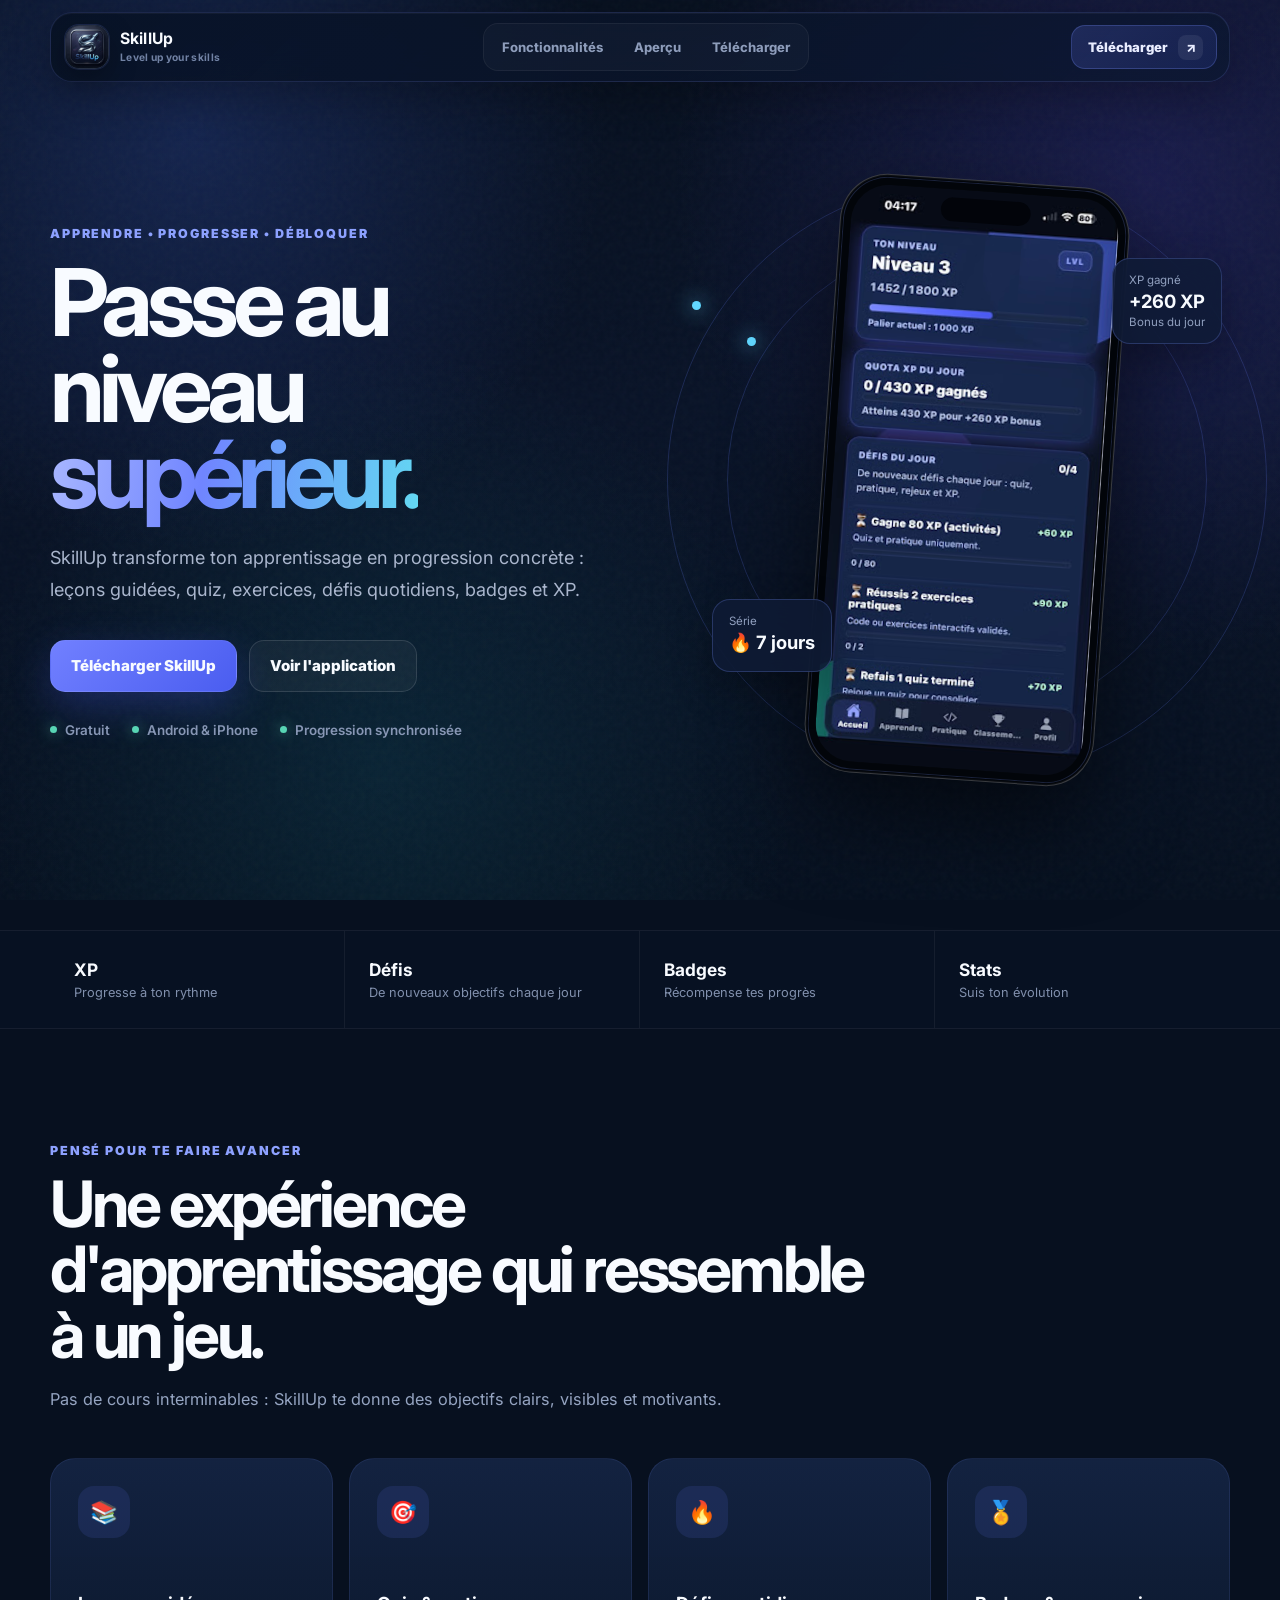
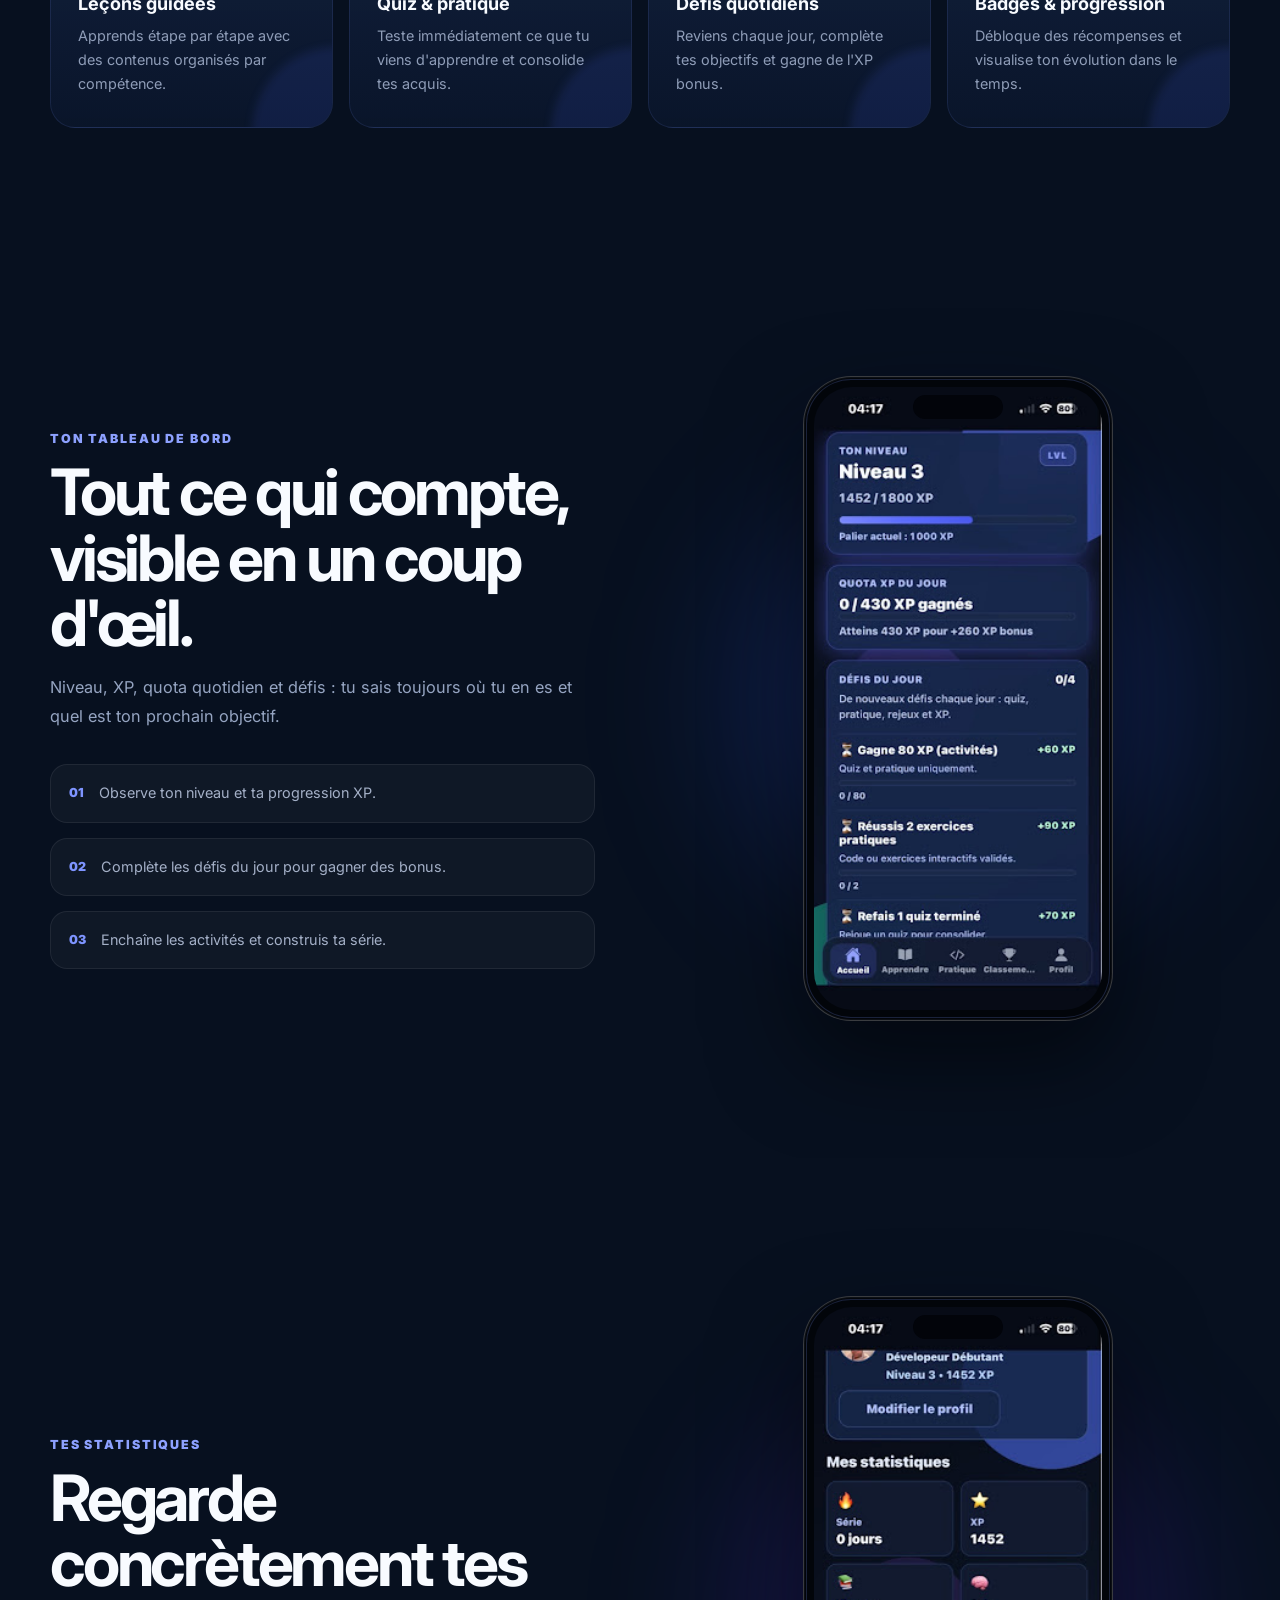
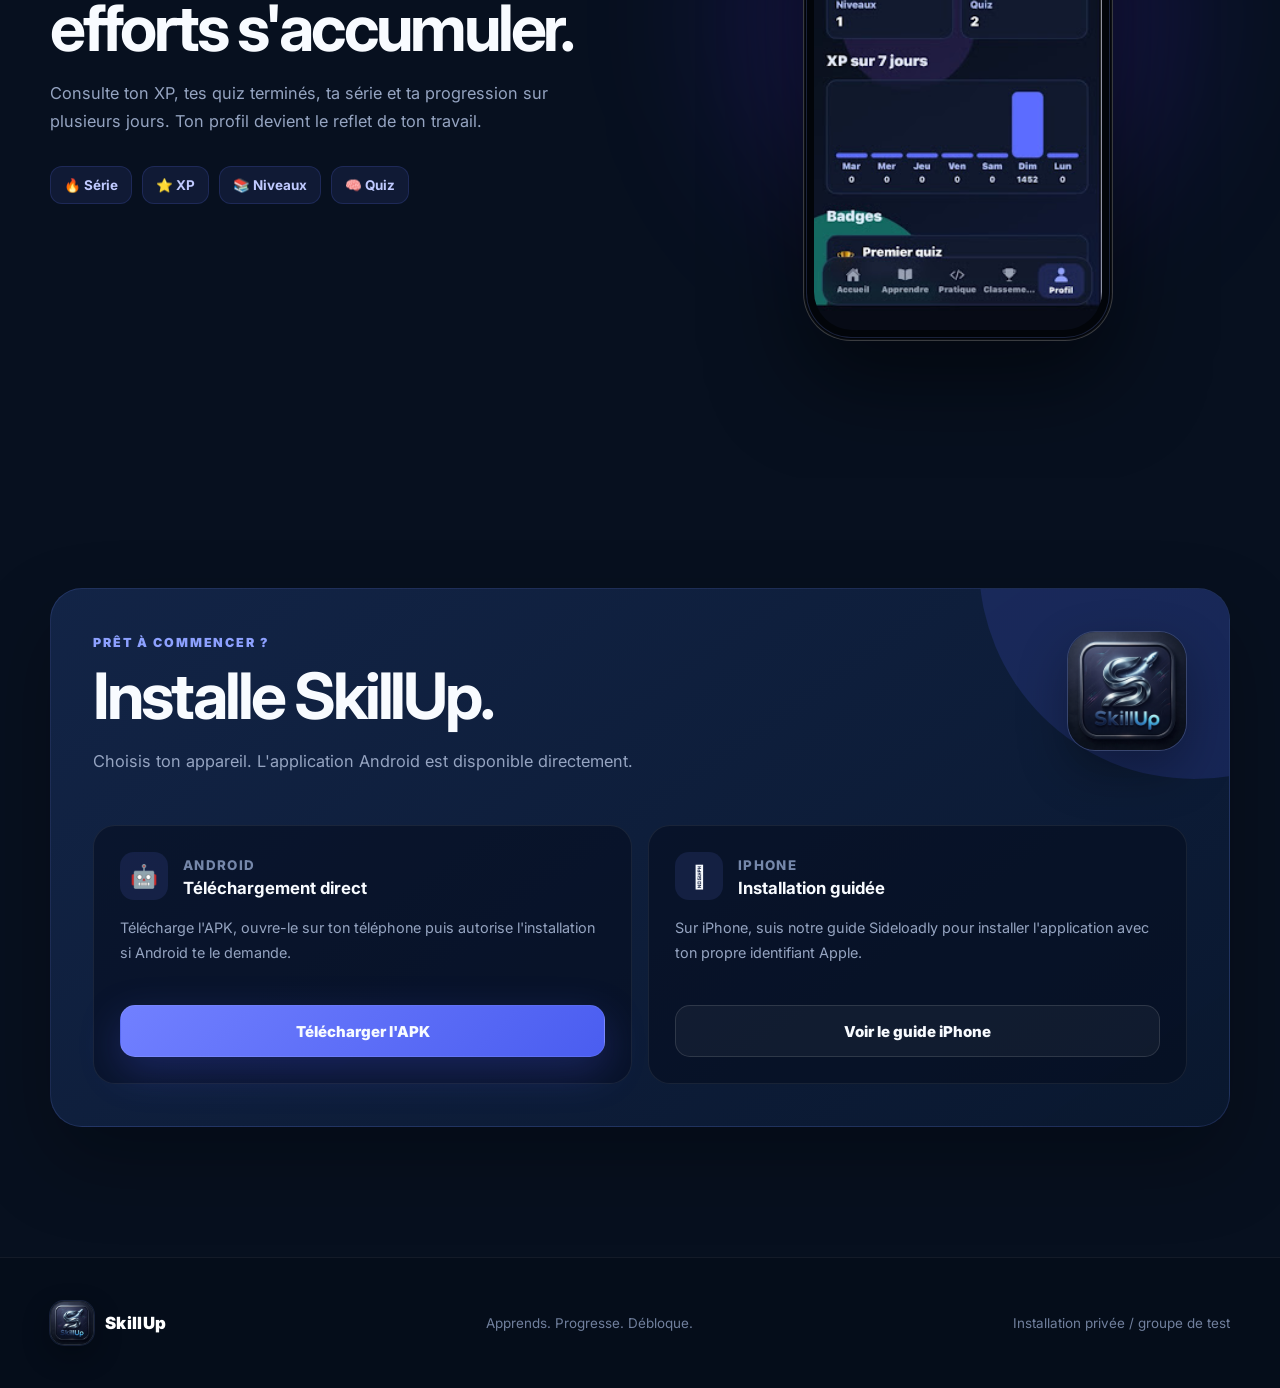
<file: index.html>
<!DOCTYPE html>
<html lang="fr">
<head>
  <meta charset="UTF-8" />
  <meta name="viewport" content="width=device-width, initial-scale=1.0" />
  <meta name="theme-color" content="#07101f" />
  <meta name="description" content="SkillUp — apprends, progresse, relève des défis et gagne de l'XP." />
  <title>SkillUp — Apprends. Progresse. Débloque.</title>
  <link rel="preconnect" href="https://fonts.googleapis.com">
  <link rel="preconnect" href="https://fonts.gstatic.com" crossorigin>
  <link href="https://fonts.googleapis.com/css2?family=Inter:wght@400;500;600;700;800;900&display=swap" rel="stylesheet">
  <link rel="stylesheet" href="style.css" />
  <link rel="icon" type="image/png" href="assets/logo-skillup.png">
  <link rel="apple-touch-icon" href="assets/logo-skillup.png">
</head>
<body class="home-page">
  <div class="page-noise"></div>

  <header class="site-header">
    <div class="container nav-shell">
      <a class="brand" href="#top" aria-label="Accueil SkillUp">
        <img src="assets/logo-skillup.png" alt="Logo SkillUp" />
        <span class="brand-copy">
          <strong>SkillUp</strong>
          <small>Level up your skills</small>
        </span>
      </a>

      <nav class="main-nav" id="mainNav" aria-label="Navigation principale">
        <a class="nav-link" href="#features">Fonctionnalités</a>
        <a class="nav-link" href="#preview">Aperçu</a>
        <a class="nav-link" href="#download">Télécharger</a>
      </nav>

      <div class="nav-actions">
        <a class="nav-install" href="#download">
          <span>Télécharger</span>
          <span class="nav-arrow">↗</span>
        </a>

        <button class="menu-toggle" type="button" aria-label="Ouvrir le menu" aria-controls="mainNav" aria-expanded="false">
          <span></span><span></span><span></span>
        </button>
      </div>
    </div>
  </header>

  <main id="top">
    <section class="hero section-shell">
      <div class="container hero-grid">
        <div class="hero-copy reveal">
          <span class="eyebrow">APPRENDRE • PROGRESSER • DÉBLOQUER</span>
          <h1>
            Passe au niveau
            <span class="gradient-text">supérieur.</span>
          </h1>
          <p class="hero-text">
            SkillUp transforme ton apprentissage en progression concrète :
            leçons guidées, quiz, exercices, défis quotidiens, badges et XP.
          </p>

          <div class="hero-actions">
            <a class="button button-primary" href="#download">
              Télécharger SkillUp
            </a>
            <a class="button button-ghost" href="#preview">
              Voir l'application
            </a>
          </div>

          <div class="hero-points">
            <span><i></i> Gratuit</span>
            <span><i></i> Android & iPhone</span>
            <span><i></i> Progression synchronisée</span>
          </div>
        </div>

        <div class="hero-visual reveal reveal-delay">
          <div class="orbit orbit-one"></div>
          <div class="orbit orbit-two"></div>

          <div class="phone-stack">
            <div class="phone-frame phone-main">
              <div class="phone-island"></div>
              <img src="assets/screen-home.jpg" alt="Écran d'accueil SkillUp avec niveau, XP et défis" />
            </div>

            <div class="floating-card xp-card">
              <span>XP gagné</span>
              <strong>+260 XP</strong>
              <small>Bonus du jour</small>
            </div>

            <div class="floating-card streak-card">
              <span>Série</span>
              <strong>🔥 7 jours</strong>
            </div>
          </div>
        </div>
      </div>
    </section>

    <section class="metrics">
      <div class="container metrics-grid reveal">
        <div>
          <strong>XP</strong>
          <span>Progresse à ton rythme</span>
        </div>
        <div>
          <strong>Défis</strong>
          <span>De nouveaux objectifs chaque jour</span>
        </div>
        <div>
          <strong>Badges</strong>
          <span>Récompense tes progrès</span>
        </div>
        <div>
          <strong>Stats</strong>
          <span>Suis ton évolution</span>
        </div>
      </div>
    </section>

    <section class="section-shell" id="features">
      <div class="container">
        <div class="section-heading reveal">
          <span class="eyebrow">PENSÉ POUR TE FAIRE AVANCER</span>
          <h2>Une expérience d'apprentissage qui ressemble à un jeu.</h2>
          <p>
            Pas de cours interminables : SkillUp te donne des objectifs clairs,
            visibles et motivants.
          </p>
        </div>

        <div class="features-grid">
          <article class="feature-card reveal">
            <span class="feature-icon">📚</span>
            <h3>Leçons guidées</h3>
            <p>Apprends étape par étape avec des contenus organisés par compétence.</p>
          </article>

          <article class="feature-card reveal">
            <span class="feature-icon">🎯</span>
            <h3>Quiz & pratique</h3>
            <p>Teste immédiatement ce que tu viens d'apprendre et consolide tes acquis.</p>
          </article>

          <article class="feature-card reveal">
            <span class="feature-icon">🔥</span>
            <h3>Défis quotidiens</h3>
            <p>Reviens chaque jour, complète tes objectifs et gagne de l'XP bonus.</p>
          </article>

          <article class="feature-card reveal">
            <span class="feature-icon">🏅</span>
            <h3>Badges & progression</h3>
            <p>Débloque des récompenses et visualise ton évolution dans le temps.</p>
          </article>
        </div>
      </div>
    </section>

    <section class="section-shell showcase" id="preview">
      <div class="container showcase-grid">
        <div class="showcase-copy reveal">
          <span class="eyebrow">TON TABLEAU DE BORD</span>
          <h2>Tout ce qui compte, visible en un coup d'œil.</h2>
          <p>
            Niveau, XP, quota quotidien et défis : tu sais toujours où tu en es
            et quel est ton prochain objectif.
          </p>

          <div class="mini-list">
            <div><span>01</span><p>Observe ton niveau et ta progression XP.</p></div>
            <div><span>02</span><p>Complète les défis du jour pour gagner des bonus.</p></div>
            <div><span>03</span><p>Enchaîne les activités et construis ta série.</p></div>
          </div>
        </div>

        <div class="screenshot-stage reveal">
          <div class="screen-glow"></div>
          <div class="phone-frame phone-large">
            <div class="phone-island"></div>
            <img src="assets/screen-home.jpg" alt="Tableau de bord SkillUp" />
          </div>
        </div>
      </div>
    </section>

    <section class="section-shell showcase alternate">
        <div class="container showcase-grid">
      
          <div class="showcase-copy reveal">
            <span class="eyebrow">TES STATISTIQUES</span>
      
            <h2>
              Regarde concrètement tes efforts s'accumuler.
            </h2>
      
            <p>
              Consulte ton XP, tes quiz terminés, ta série et ta progression
              sur plusieurs jours. Ton profil devient le reflet de ton travail.
            </p>
      
            <div class="stat-chips">
              <span>🔥 Série</span>
              <span>⭐ XP</span>
              <span>📚 Niveaux</span>
              <span>🧠 Quiz</span>
            </div>
          </div>
      
          <div class="screenshot-stage reveal">
            <div class="screen-glow purple"></div>
      
            <div class="phone-frame phone-large">
              <div class="phone-island"></div>
      
              <img
                src="assets/screen-profile.jpg"
                alt="Profil et statistiques SkillUp"
              />
            </div>
          </div>
      
        </div>
      </section>

    <section class="section-shell download-section" id="download">
      <div class="container">
        <div class="download-card reveal">
          <div class="download-top">
            <div>
              <span class="eyebrow">PRÊT À COMMENCER ?</span>
              <h2>Installe SkillUp.</h2>
              <p>Choisis ton appareil. L'application Android est disponible directement.</p>
            </div>
            <img class="download-logo" src="assets/logo-skillup.png" alt="" />
          </div>

          <div class="download-grid">
            <article class="platform-card">
              <div class="platform-head">
                <span class="platform-icon">🤖</span>
                <div>
                  <small>ANDROID</small>
                  <h3>Téléchargement direct</h3>
                </div>
              </div>
              <p>Télécharge l'APK, ouvre-le sur ton téléphone puis autorise l'installation si Android te le demande.</p>
              <a class="button button-primary full" href="files/SkillUp-Android.apk" download>
                Télécharger l'APK
              </a>
            </article>

            <article class="platform-card">
              <div class="platform-head">
                <span class="platform-icon"></span>
                <div>
                  <small>IPHONE</small>
                  <h3>Installation guidée</h3>
                </div>
              </div>
              <p>Sur iPhone, suis notre guide Sideloadly pour installer l'application avec ton propre identifiant Apple.</p>
              <a class="button button-ghost full" href="ios.html">
                Voir le guide iPhone
              </a>
            </article>
          </div>
        </div>
      </div>
    </section>
  </main>

  <footer class="site-footer">
    <div class="container footer-inner">
      <a class="brand footer-brand" href="#top">
        <img src="assets/logo-skillup.png" alt="" />
        <span>SkillUp</span>
      </a>
      <p>Apprends. Progresse. Débloque.</p>
      <span class="footer-note">Installation privée / groupe de test</span>
    </div>
  </footer>

  <script src="script.js"></script>
</body>
</html>
</file>
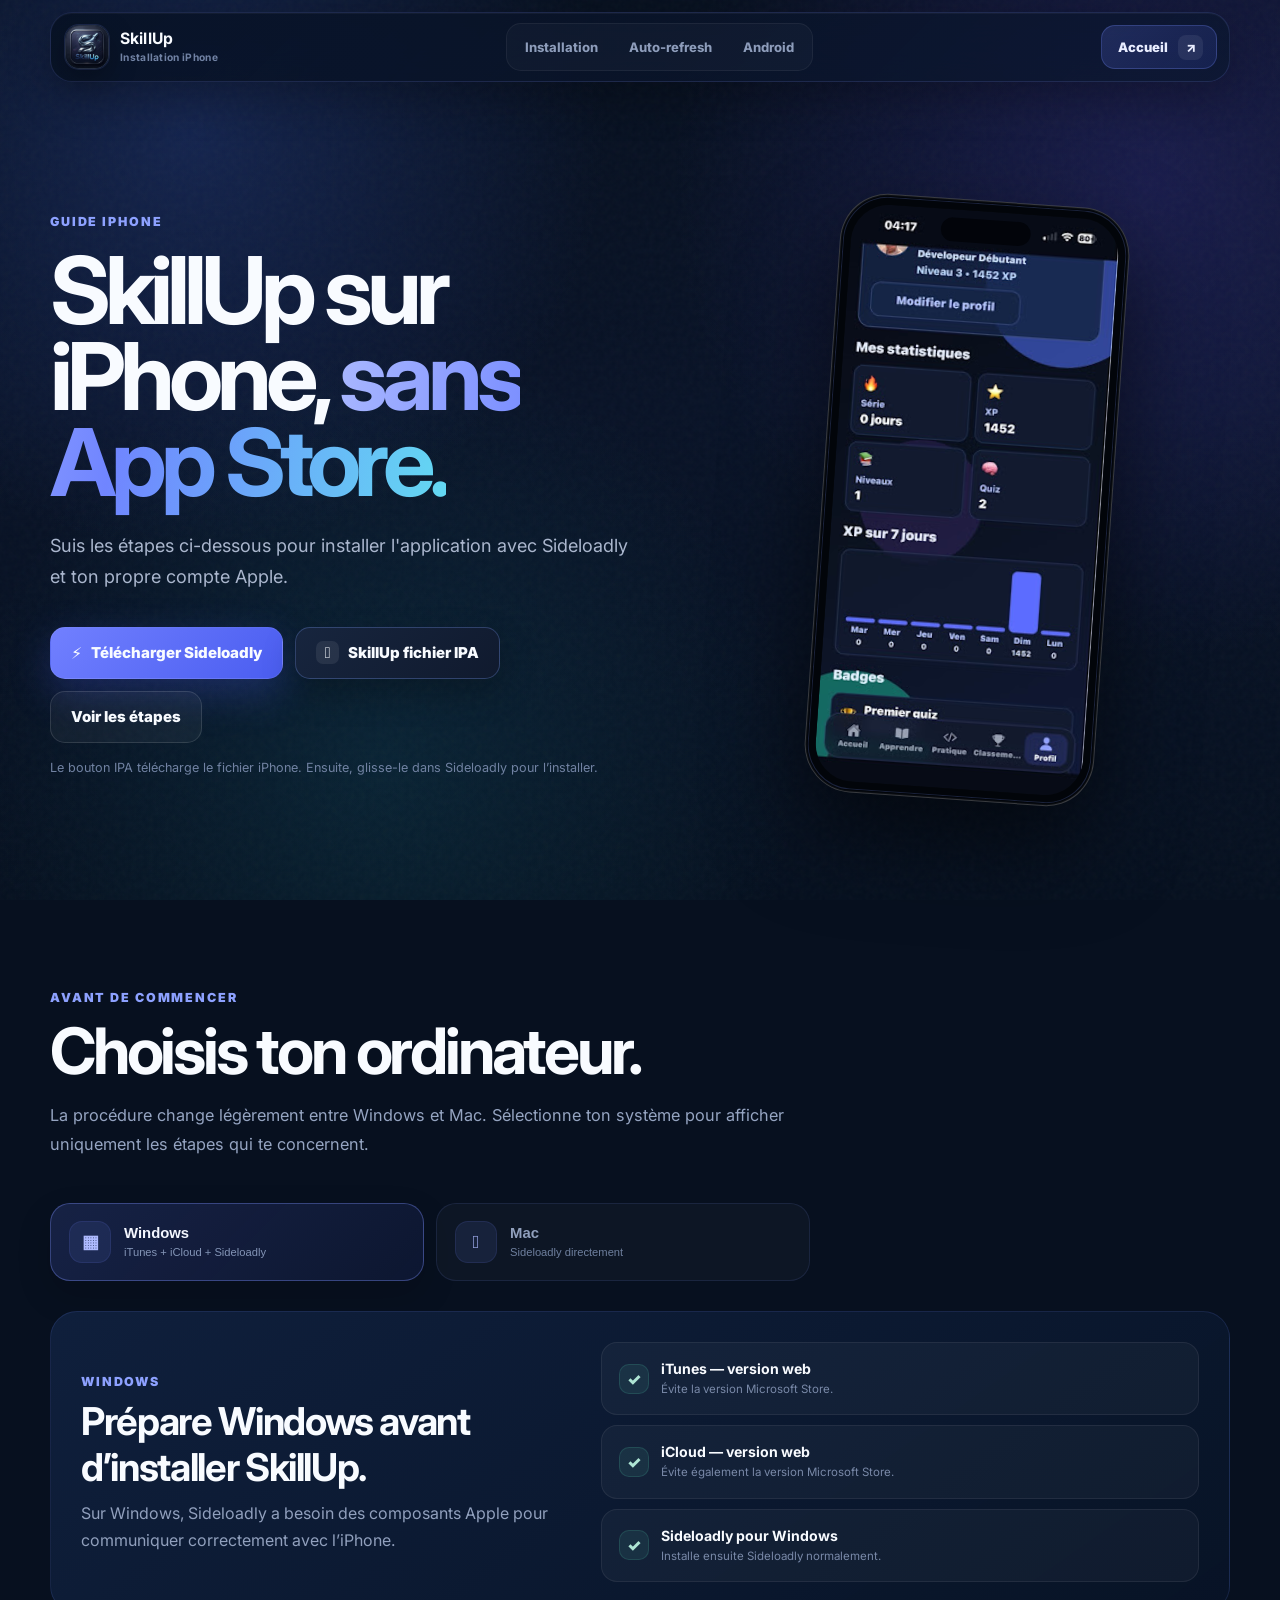
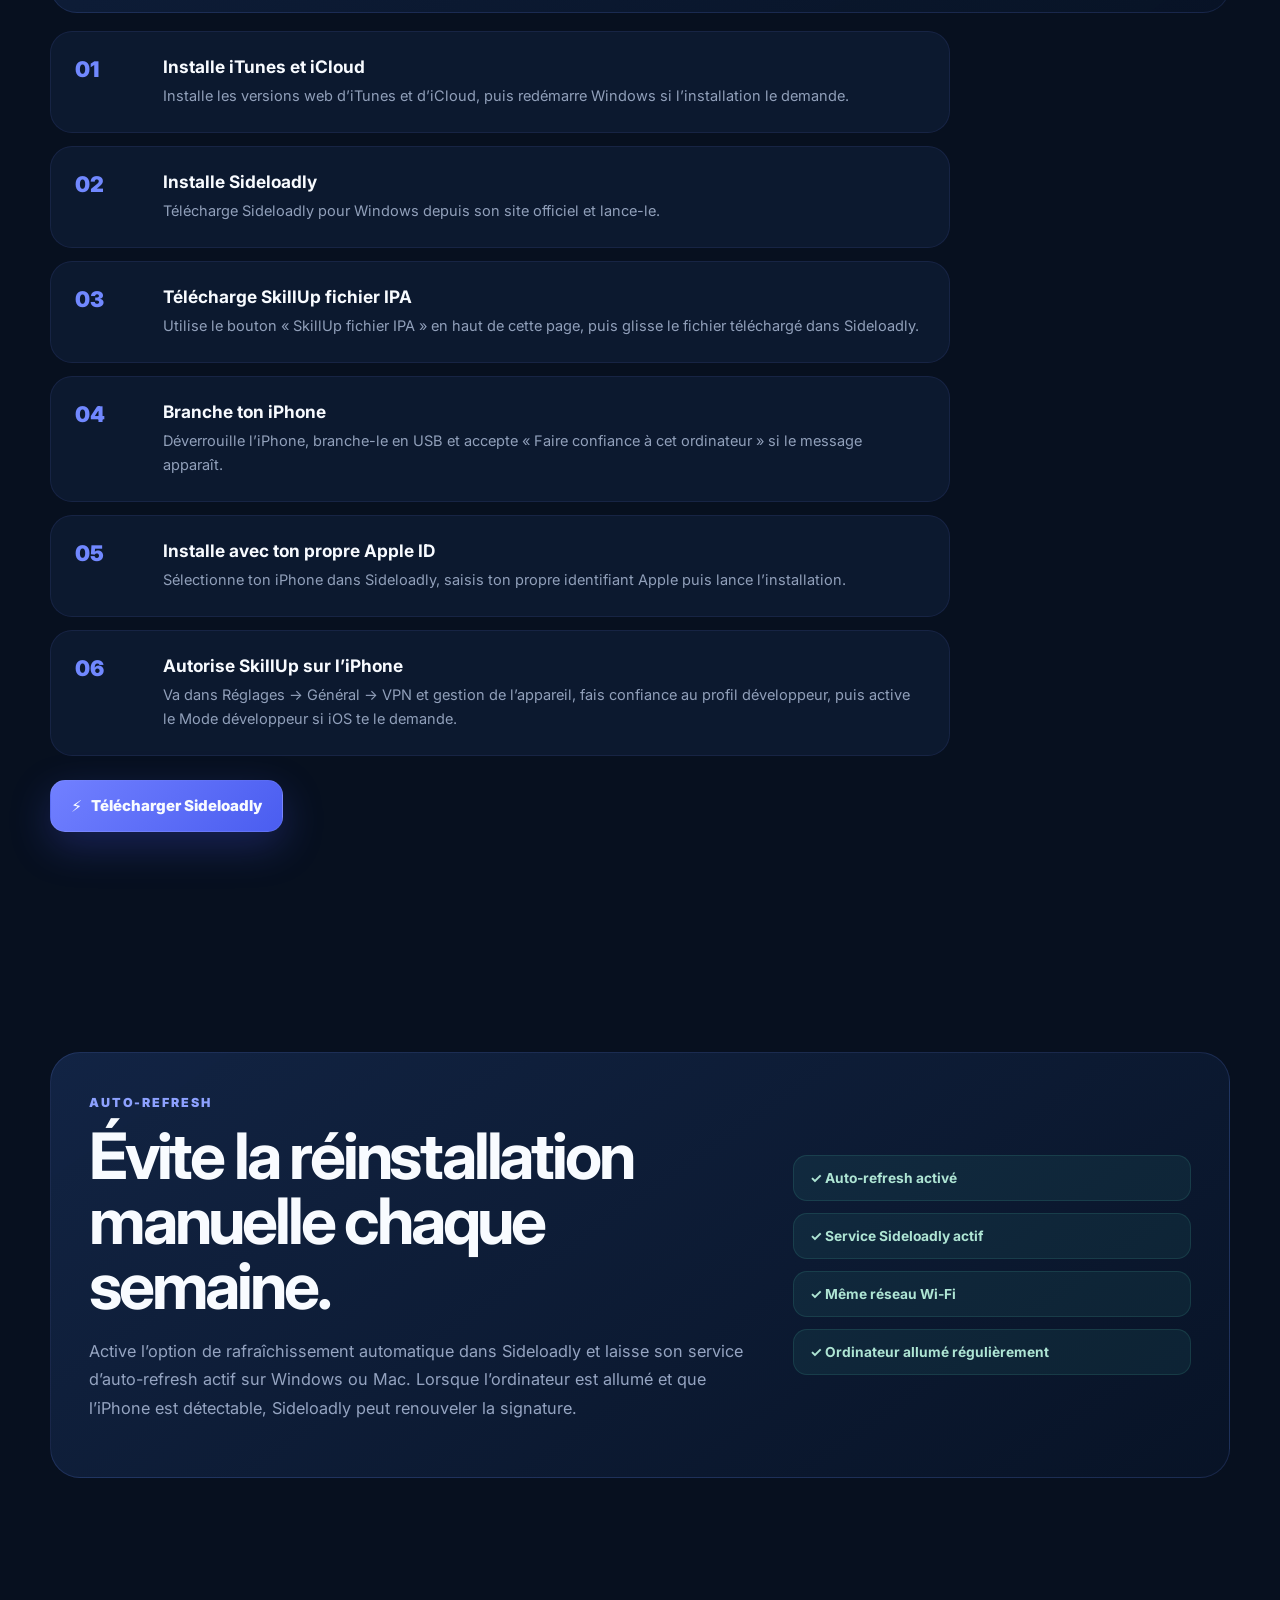
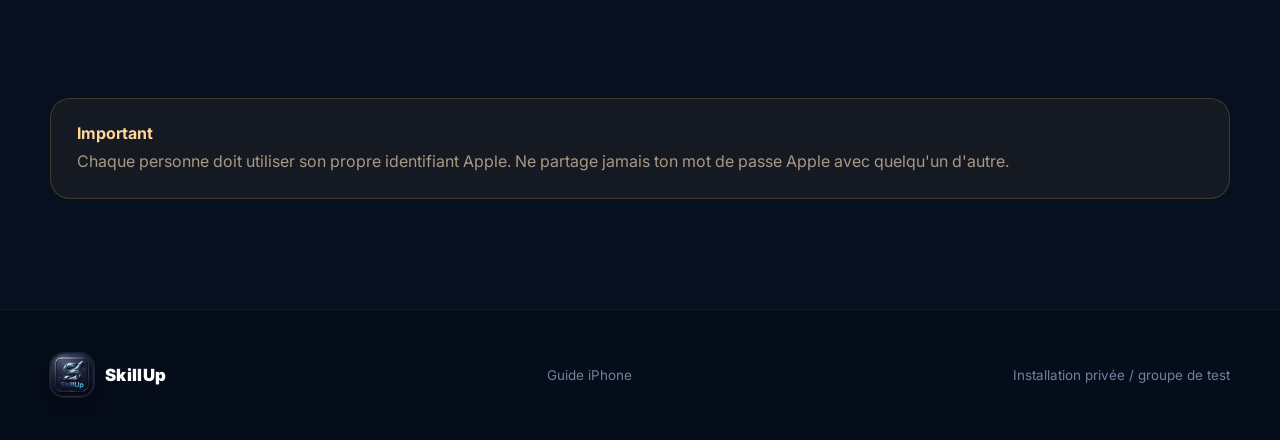
<file: ios.html>
<!DOCTYPE html>
<html lang="fr">
<head>
  <meta charset="UTF-8" />
  <meta name="viewport" content="width=device-width, initial-scale=1.0" />
  <meta name="theme-color" content="#07101f" />
  <title>SkillUp — Installer sur iPhone</title>
  <link rel="preconnect" href="https://fonts.googleapis.com">
  <link rel="preconnect" href="https://fonts.gstatic.com" crossorigin>
  <link href="https://fonts.googleapis.com/css2?family=Inter:wght@400;500;600;700;800;900&display=swap" rel="stylesheet">
  <link rel="stylesheet" href="style.css" />
  <link rel="icon" type="image/png" href="assets/logo-skillup.png">
  <link rel="apple-touch-icon" href="assets/logo-skillup.png">
</head>
<body>
  <div class="page-noise"></div>

  <header class="site-header">
    <div class="container nav-shell">
      <a class="brand" href="index.html">
        <img src="assets/logo-skillup.png" alt="Logo SkillUp" />
        <span class="brand-copy">
          <strong>SkillUp</strong>
          <small>Installation iPhone</small>
        </span>
      </a>

      <nav class="main-nav" id="mainNav" aria-label="Navigation iPhone">
        <a class="nav-link" href="#steps">Installation</a>
        <a class="nav-link" href="#refresh">Auto-refresh</a>
        <a class="nav-link" href="index.html#download">Android</a>
      </nav>

      <div class="nav-actions">
        <a class="nav-install" href="index.html">
          <span>Accueil</span>
          <span class="nav-arrow">↗</span>
        </a>

        <button class="menu-toggle" type="button" aria-label="Ouvrir le menu" aria-controls="mainNav" aria-expanded="false">
          <span></span><span></span><span></span>
        </button>
      </div>
    </div>
  </header>

  <main>
    <section class="ios-hero section-shell">
      <div class="container ios-hero-grid">
        <div class="hero-copy reveal">
          <span class="eyebrow">GUIDE IPHONE</span>
          <h1>SkillUp sur iPhone, <span class="gradient-text">sans App Store.</span></h1>
          <p class="hero-text">
            Suis les étapes ci-dessous pour installer l'application avec Sideloadly
            et ton propre compte Apple.
          </p>
          <div class="hero-actions ios-actions">
            <a class="button button-primary" href="https://sideloadly.io/" target="_blank" rel="noopener noreferrer">
              <span class="button-icon">⚡</span>
              Télécharger Sideloadly
            </a>

            <a class="button button-ipa" href="files/SkillUp-unsigned.ipa" download>
              <span class="button-icon apple-mark"></span>
              SkillUp fichier IPA
            </a>

            <a class="button button-ghost" href="#steps">Voir les étapes</a>
          </div>

          <p class="ipa-note">
            Le bouton IPA télécharge le fichier iPhone. Ensuite, glisse-le dans Sideloadly pour l’installer.
          </p>
        </div>

        <div class="ios-device reveal reveal-delay">
          <div class="phone-frame phone-main">
            <div class="phone-island"></div>
            <img src="assets/screen-profile.jpg" alt="SkillUp sur iPhone" />
          </div>
        </div>
      </div>
    </section>



    <section class="section-shell platform-guide-section" id="prerequisites">
      <div class="container">
        <div class="section-heading reveal">
          <span class="eyebrow">AVANT DE COMMENCER</span>
          <h2>Choisis ton ordinateur.</h2>
          <p>
            La procédure change légèrement entre Windows et Mac.
            Sélectionne ton système pour afficher uniquement les étapes qui te concernent.
          </p>
        </div>

        <div class="platform-switch reveal" role="tablist" aria-label="Choisir le système">
          <button class="platform-tab active" type="button" data-platform-tab="windows" role="tab" aria-selected="true">
            <span class="platform-tab-icon">▦</span>
            <span>
              <strong>Windows</strong>
              <small>iTunes + iCloud + Sideloadly</small>
            </span>
          </button>

          <button class="platform-tab" type="button" data-platform-tab="mac" role="tab" aria-selected="false">
            <span class="platform-tab-icon apple-mark"></span>
            <span>
              <strong>Mac</strong>
              <small>Sideloadly directement</small>
            </span>
          </button>
        </div>

        <div class="platform-panel active" data-platform-panel="windows">
          <div class="platform-summary reveal">
            <div>
              <span class="eyebrow">WINDOWS</span>
              <h3>Prépare Windows avant d’installer SkillUp.</h3>
              <p>
                Sur Windows, Sideloadly a besoin des composants Apple pour communiquer
                correctement avec l’iPhone.
              </p>
            </div>

            <div class="platform-requirements">
              <div class="requirement">
                <span class="requirement-icon">✓</span>
                <div>
                  <strong>iTunes — version web</strong>
                  <small>Évite la version Microsoft Store.</small>
                </div>
              </div>

              <div class="requirement">
                <span class="requirement-icon">✓</span>
                <div>
                  <strong>iCloud — version web</strong>
                  <small>Évite également la version Microsoft Store.</small>
                </div>
              </div>

              <div class="requirement">
                <span class="requirement-icon">✓</span>
                <div>
                  <strong>Sideloadly pour Windows</strong>
                  <small>Installe ensuite Sideloadly normalement.</small>
                </div>
              </div>
            </div>
          </div>

          <div class="steps-list platform-steps" id="steps">
            <article class="install-step reveal">
              <span class="install-number">01</span>
              <div>
                <h3>Installe iTunes et iCloud</h3>
                <p>
                  Installe les versions web d’iTunes et d’iCloud, puis redémarre Windows
                  si l’installation le demande.
                </p>
              </div>
            </article>

            <article class="install-step reveal">
              <span class="install-number">02</span>
              <div>
                <h3>Installe Sideloadly</h3>
                <p>Télécharge Sideloadly pour Windows depuis son site officiel et lance-le.</p>
              </div>
            </article>

            <article class="install-step reveal">
              <span class="install-number">03</span>
              <div>
                <h3>Télécharge SkillUp fichier IPA</h3>
                <p>
                  Utilise le bouton « SkillUp fichier IPA » en haut de cette page,
                  puis glisse le fichier téléchargé dans Sideloadly.
                </p>
              </div>
            </article>

            <article class="install-step reveal">
              <span class="install-number">04</span>
              <div>
                <h3>Branche ton iPhone</h3>
                <p>
                  Déverrouille l’iPhone, branche-le en USB et accepte
                  « Faire confiance à cet ordinateur » si le message apparaît.
                </p>
              </div>
            </article>

            <article class="install-step reveal">
              <span class="install-number">05</span>
              <div>
                <h3>Installe avec ton propre Apple ID</h3>
                <p>
                  Sélectionne ton iPhone dans Sideloadly, saisis ton propre identifiant Apple
                  puis lance l’installation.
                </p>
              </div>
            </article>

            <article class="install-step reveal">
              <span class="install-number">06</span>
              <div>
                <h3>Autorise SkillUp sur l’iPhone</h3>
                <p>
                  Va dans Réglages → Général → VPN et gestion de l’appareil,
                  fais confiance au profil développeur, puis active le Mode développeur
                  si iOS te le demande.
                </p>
              </div>
            </article>
          </div>
        </div>

        <div class="platform-panel" data-platform-panel="mac">
          <div class="platform-summary reveal">
            <div>
              <span class="eyebrow">MAC</span>
              <h3>Sur Mac, la préparation est plus simple.</h3>
              <p>
                Sideloadly est disponible directement sur macOS. Tu n’as pas besoin
                d’installer séparément iTunes et iCloud comme sur Windows.
              </p>
            </div>

            <div class="platform-requirements">
              <div class="requirement">
                <span class="requirement-icon apple-mark"></span>
                <div>
                  <strong>Mac compatible</strong>
                  <small>Sideloadly prend en charge macOS 10.12 ou version ultérieure.</small>
                </div>
              </div>

              <div class="requirement">
                <span class="requirement-icon">✓</span>
                <div>
                  <strong>Sideloadly pour macOS</strong>
                  <small>Télécharge simplement la version Mac.</small>
                </div>
              </div>

              <div class="requirement">
                <span class="requirement-icon">✓</span>
                <div>
                  <strong>Ton propre Apple ID</strong>
                  <small>Un compte Apple gratuit peut être utilisé.</small>
                </div>
              </div>
            </div>
          </div>

          <div class="steps-list platform-steps">
            <article class="install-step reveal">
              <span class="install-number">01</span>
              <div>
                <h3>Installe Sideloadly sur ton Mac</h3>
                <p>
                  Télécharge la version macOS de Sideloadly depuis son site officiel,
                  puis ouvre l’application.
                </p>
              </div>
            </article>

            <article class="install-step reveal">
              <span class="install-number">02</span>
              <div>
                <h3>Télécharge SkillUp fichier IPA</h3>
                <p>
                  Clique sur le bouton « SkillUp fichier IPA » en haut de la page,
                  puis glisse le fichier IPA directement dans Sideloadly.
                </p>
              </div>
            </article>

            <article class="install-step reveal">
              <span class="install-number">03</span>
              <div>
                <h3>Branche ton iPhone au Mac</h3>
                <p>
                  Déverrouille l’iPhone, connecte-le en USB et accepte
                  « Faire confiance » si iOS ou macOS te le demande.
                </p>
              </div>
            </article>

            <article class="install-step reveal">
              <span class="install-number">04</span>
              <div>
                <h3>Choisis ton iPhone et ton Apple ID</h3>
                <p>
                  Dans Sideloadly, sélectionne l’iPhone, utilise ton propre identifiant Apple
                  puis lance l’installation de SkillUp.
                </p>
              </div>
            </article>

            <article class="install-step reveal">
              <span class="install-number">05</span>
              <div>
                <h3>Autorise SkillUp sur l’iPhone</h3>
                <p>
                  Dans Réglages → Général → VPN et gestion de l’appareil,
                  fais confiance à ton profil développeur. Active aussi le Mode développeur
                  si l’iPhone te le demande.
                </p>
              </div>
            </article>
          </div>
        </div>

        <div class="platform-download reveal">
          <a class="button button-primary"
             href="https://sideloadly.io/"
             target="_blank"
             rel="noopener noreferrer">
            <span class="button-icon">⚡</span>
            Télécharger Sideloadly
          </a>
        </div>
      </div>
    </section>

    <section class="section-shell" id="refresh">
      <div class="container">
        <div class="auto-refresh-card reveal">
          <div>
            <span class="eyebrow">AUTO-REFRESH</span>
            <h2>Évite la réinstallation manuelle chaque semaine.</h2>
            <p>
              Active l’option de rafraîchissement automatique dans Sideloadly et laisse son service
              d’auto-refresh actif sur Windows ou Mac. Lorsque l’ordinateur est allumé et que l’iPhone
              est détectable, Sideloadly peut renouveler la signature.
            </p>
          </div>
          <div class="refresh-checks">
            <span>✓ Auto-refresh activé</span>
            <span>✓ Service Sideloadly actif</span>
            <span>✓ Même réseau Wi‑Fi</span>
            <span>✓ Ordinateur allumé régulièrement</span>
          </div>
        </div>
      </div>
    </section>

    <section class="section-shell">
      <div class="container warning-box reveal">
        <strong>Important</strong>
        <p>Chaque personne doit utiliser son propre identifiant Apple. Ne partage jamais ton mot de passe Apple avec quelqu'un d'autre.</p>
      </div>
    </section>
  </main>

  <footer class="site-footer">
    <div class="container footer-inner">
      <a class="brand footer-brand" href="index.html">
        <img src="assets/logo-skillup.png" alt="" />
        <span>SkillUp</span>
      </a>
      <p>Guide iPhone</p>
      <span class="footer-note">Installation privée / groupe de test</span>
    </div>
  </footer>

  <script src="script.js"></script>
</body>
</html>
</file>
<file: style.css>
*{box-sizing:border-box}html{scroll-behavior:smooth}body{margin:0;font-family:Inter,system-ui,-apple-system,BlinkMacSystemFont,"Segoe UI",sans-serif;background:#07101f;color:#f8fbff;overflow-x:hidden}body::before{content:"";position:fixed;inset:0;z-index:-3;background:radial-gradient(circle at 15% 15%,rgba(72,113,255,.20),transparent 26rem),radial-gradient(circle at 90% 20%,rgba(83,65,207,.24),transparent 30rem),radial-gradient(circle at 30% 85%,rgba(27,148,167,.14),transparent 26rem),linear-gradient(180deg,#07101f 0%,#091327 45%,#06101f 100%)}a{text-decoration:none;color:inherit}.page-noise{position:fixed;inset:0;pointer-events:none;opacity:.035;z-index:-1;background-image:url("data:image/svg+xml,%3Csvg viewBox='0 0 180 180' xmlns='http://www.w3.org/2000/svg'%3E%3Cfilter id='n'%3E%3CfeTurbulence type='fractalNoise' baseFrequency='.9' numOctaves='2' stitchTiles='stitch'/%3E%3C/filter%3E%3Crect width='100%25' height='100%25' filter='url(%23n)' opacity='.9'/%3E%3C/svg%3E")}.container{width:min(1180px,calc(100% - 40px));margin-inline:auto}.site-header{position:sticky;top:0;z-index:50;background:rgba(7,16,31,.72);backdrop-filter:blur(20px);border-bottom:1px solid rgba(255,255,255,.06)}.nav{height:78px;display:flex;align-items:center;justify-content:space-between;gap:24px}.brand{display:inline-flex;align-items:center;gap:11px;font-size:1.05rem;font-weight:900;letter-spacing:.02em}.brand img{width:42px;height:42px;object-fit:cover;border-radius:12px;border:1px solid rgba(255,255,255,.12);box-shadow:0 8px 24px rgba(0,0,0,.3)}.desktop-nav{display:flex;gap:28px;color:#9eabc5;font-size:.93rem;font-weight:600}.desktop-nav a,.nav-cta{transition:.2s ease}.desktop-nav a:hover{color:#fff}.nav-cta{padding:11px 17px;border-radius:13px;background:rgba(111,125,255,.12);border:1px solid rgba(111,125,255,.30);font-weight:800;font-size:.9rem}.nav-cta:hover{background:rgba(111,125,255,.20);transform:translateY(-1px)}.section-shell{padding:110px 0}.hero{min-height:calc(100svh - 78px);display:flex;align-items:center;padding-top:70px}.hero-grid,.ios-hero-grid{display:grid;grid-template-columns:1.05fr .95fr;gap:72px;align-items:center}.eyebrow{display:inline-block;color:#8da1ff;font-size:.78rem;font-weight:900;letter-spacing:.15em}.hero h1,.ios-hero h1{max-width:770px;font-size:clamp(3.4rem,7.3vw,6.8rem);line-height:.92;letter-spacing:-.065em;margin:18px 0 24px}.gradient-text{background:linear-gradient(100deg,#aab8ff 0%,#7085ff 42%,#63d9f2 100%);-webkit-background-clip:text;background-clip:text;color:transparent}.hero-text{max-width:660px;color:#aab6cd;font-size:1.13rem;line-height:1.75;margin:0}.hero-actions{display:flex;gap:12px;flex-wrap:wrap;margin-top:34px}.button{min-height:52px;padding:0 20px;border-radius:15px;display:inline-flex;align-items:center;justify-content:center;font-size:.94rem;font-weight:850;border:1px solid rgba(255,255,255,.08);transition:.22s ease}.button:hover{transform:translateY(-2px)}.button-primary{background:linear-gradient(135deg,#7180ff,#4a5df0);box-shadow:0 14px 40px rgba(78,92,255,.25)}.button-primary:hover{box-shadow:0 18px 45px rgba(78,92,255,.36)}.button-ghost{background:rgba(255,255,255,.045);border-color:rgba(255,255,255,.12)}.button-ghost:hover{background:rgba(255,255,255,.075)}.button.full{width:100%}.hero-points{display:flex;gap:22px;flex-wrap:wrap;margin-top:30px;color:#8796b4;font-size:.84rem;font-weight:600}.hero-points span{display:flex;align-items:center;gap:8px}.hero-points i{width:7px;height:7px;border-radius:50%;background:#58d5b4;box-shadow:0 0 14px rgba(88,213,180,.7)}.hero-visual,.ios-device{position:relative;min-height:680px;display:grid;place-items:center}.phone-stack{position:relative;z-index:3}.phone-frame{position:relative;background:#02050a;border-radius:48px;padding:10px;border:1px solid rgba(255,255,255,.22);box-shadow:0 40px 90px rgba(0,0,0,.52),inset 0 0 0 1px rgba(255,255,255,.04);overflow:hidden}.phone-frame::before{content:"";position:absolute;inset:2px;border-radius:45px;pointer-events:none;box-shadow:inset 0 0 0 1px rgba(122,148,255,.20)}.phone-frame img{display:block;width:100%;height:100%;object-fit:cover;border-radius:38px}.phone-main{width:290px;height:600px;transform:rotate(4deg)}.phone-large{width:310px;height:645px}.phone-island{position:absolute;top:18px;left:50%;transform:translateX(-50%);width:90px;height:24px;border-radius:999px;background:#02040a;z-index:4}.orbit{position:absolute;border:1px solid rgba(104,128,255,.20);border-radius:50%;animation:spin 20s linear infinite}.orbit-one{width:480px;height:480px}.orbit-two{width:600px;height:600px;animation-duration:32s;animation-direction:reverse}.orbit::after{content:"";position:absolute;width:9px;height:9px;border-radius:50%;background:#61d7ff;top:20%;left:4%;box-shadow:0 0 20px #61d7ff}.floating-card{position:absolute;z-index:8;background:rgba(15,28,54,.82);border:1px solid rgba(122,145,255,.24);backdrop-filter:blur(16px);border-radius:18px;padding:14px 16px;box-shadow:0 16px 40px rgba(0,0,0,.25);animation:float 5s ease-in-out infinite}.floating-card span,.floating-card small{display:block;color:#91a0bf;font-size:.72rem}.floating-card strong{display:block;font-size:1.15rem;margin:3px 0}.xp-card{top:13%;right:-110px}.streak-card{left:-110px;bottom:18%;animation-delay:-2.2s}.metrics{border-block:1px solid rgba(255,255,255,.06);background:rgba(9,19,38,.48)}.metrics-grid{display:grid;grid-template-columns:repeat(4,1fr)}.metrics-grid>div{padding:28px 24px;border-right:1px solid rgba(255,255,255,.06)}.metrics-grid>div:last-child{border-right:none}.metrics-grid strong{display:block;font-size:1.08rem}.metrics-grid span{display:block;margin-top:5px;color:#8190ad;font-size:.8rem}.section-heading{max-width:820px;margin-bottom:45px}.section-heading h2,.showcase-copy h2,.download-card h2,.auto-refresh-card h2{font-size:clamp(2.35rem,5vw,4.5rem);line-height:1.02;letter-spacing:-.05em;margin:12px 0 18px}.section-heading p,.showcase-copy>p,.download-card p,.auto-refresh-card p{color:#95a4c1;line-height:1.75;font-size:1.02rem}.features-grid{display:grid;grid-template-columns:repeat(4,1fr);gap:16px}.feature-card{position:relative;overflow:hidden;min-height:270px;padding:27px;border-radius:25px;background:linear-gradient(180deg,rgba(25,42,78,.72),rgba(11,23,45,.78));border:1px solid rgba(120,144,255,.12);transition:.28s ease}.feature-card::after{content:"";position:absolute;width:170px;height:170px;border-radius:50%;right:-90px;bottom:-90px;background:rgba(74,94,240,.13);filter:blur(4px)}.feature-card:hover{transform:translateY(-7px);border-color:rgba(120,144,255,.29);box-shadow:0 24px 55px rgba(0,0,0,.20)}.feature-icon{display:grid;place-items:center;width:52px;height:52px;border-radius:16px;background:rgba(103,123,255,.12);font-size:1.4rem}.feature-card h3{font-size:1.13rem;margin:54px 0 10px}.feature-card p{margin:0;color:#8f9db8;font-size:.9rem;line-height:1.65}.showcase{overflow:hidden}.showcase-grid{display:grid;grid-template-columns:1fr 1fr;gap:90px;align-items:center}.showcase-grid.reverse{grid-template-columns:1fr 1fr}.showcase-copy{max-width:520px}.screenshot-stage{position:relative;min-height:700px;display:grid;place-items:center}.screen-glow{position:absolute;width:420px;height:420px;border-radius:50%;background:rgba(52,92,255,.24);filter:blur(80px)}.screen-glow.purple{background:rgba(94,52,255,.21)}.mini-list{display:grid;gap:15px;margin-top:34px}.mini-list div{display:flex;align-items:flex-start;gap:15px;padding:17px 18px;border-radius:17px;background:rgba(255,255,255,.035);border:1px solid rgba(255,255,255,.07)}.mini-list span{color:#7e94ff;font-weight:900;font-size:.78rem;padding-top:3px}.mini-list p{margin:0;color:#a4b0c7;line-height:1.55;font-size:.9rem}.stat-chips{display:flex;flex-wrap:wrap;gap:10px;margin-top:30px}.stat-chips span{padding:10px 13px;border-radius:12px;background:rgba(101,120,255,.10);border:1px solid rgba(101,120,255,.17);font-size:.84rem;font-weight:700;color:#c0caff}.download-section{padding-bottom:130px}.download-card{padding:42px;border-radius:32px;background:linear-gradient(145deg,rgba(20,38,74,.92),rgba(10,24,48,.94));border:1px solid rgba(119,143,255,.17);box-shadow:0 35px 80px rgba(0,0,0,.28);overflow:hidden;position:relative}.download-card::after{content:"";position:absolute;width:430px;height:430px;border-radius:50%;right:-180px;top:-240px;background:rgba(81,101,255,.16)}.download-top{display:flex;justify-content:space-between;gap:30px;align-items:flex-start;position:relative;z-index:2}.download-logo{width:120px;height:120px;object-fit:cover;border-radius:28px;border:1px solid rgba(255,255,255,.14);box-shadow:0 20px 50px rgba(0,0,0,.30)}.download-grid{display:grid;grid-template-columns:repeat(2,1fr);gap:16px;margin-top:34px;position:relative;z-index:2}.platform-card{padding:26px;border-radius:22px;background:rgba(4,13,27,.52);border:1px solid rgba(255,255,255,.07)}.platform-head{display:flex;gap:15px;align-items:center}.platform-icon{width:48px;height:48px;border-radius:14px;background:rgba(106,126,255,.12);display:grid;place-items:center;font-size:1.4rem}.platform-head small{color:#7587aa;font-weight:800;letter-spacing:.1em}.platform-head h3{margin:4px 0 0;font-size:1.05rem}.platform-card p{font-size:.9rem;min-height:76px}.site-footer{border-top:1px solid rgba(255,255,255,.06);background:rgba(3,9,18,.34)}.footer-inner{min-height:130px;display:flex;align-items:center;justify-content:space-between;gap:30px;color:#71809e;font-size:.84rem}.footer-brand img{width:34px;height:34px}.footer-brand{color:#fff}.ios-hero{padding-top:90px}.steps-list{display:grid;gap:13px;max-width:900px}.install-step{display:grid;grid-template-columns:70px 1fr;gap:18px;padding:24px;border-radius:22px;background:rgba(17,31,59,.62);border:1px solid rgba(117,140,255,.10);transition:.25s}.install-step:hover{transform:translateX(5px);border-color:rgba(117,140,255,.25)}.install-number{font-size:1.35rem;font-weight:900;color:#7188ff}.install-step h3{margin:0 0 7px;font-size:1.08rem}.install-step p{margin:0;color:#91a0ba;line-height:1.65;font-size:.91rem}.auto-refresh-card{display:grid;grid-template-columns:1.25fr .75fr;gap:40px;padding:38px;border-radius:30px;background:linear-gradient(145deg,rgba(20,40,75,.84),rgba(8,20,40,.86));border:1px solid rgba(119,143,255,.16)}.refresh-checks{display:grid;gap:12px;align-content:center}.refresh-checks span{padding:14px 16px;border-radius:14px;background:rgba(84,207,176,.08);border:1px solid rgba(84,207,176,.14);color:#aee5d4;font-size:.86rem;font-weight:700}.warning-box{padding:24px 26px;border-radius:20px;border:1px solid rgba(255,184,82,.20);background:rgba(255,184,82,.06)}.warning-box strong{color:#ffd59a}.warning-box p{margin:6px 0 0;color:#a99984;line-height:1.6}.reveal{opacity:0;transform:translateY(28px);transition:opacity .75s ease,transform .75s cubic-bezier(.2,.7,.2,1)}.reveal.visible{opacity:1;transform:none}.reveal-delay{transition-delay:.14s}@keyframes float{0%,100%{transform:translateY(0)}50%{transform:translateY(-12px)}}@keyframes spin{to{transform:rotate(360deg)}}@media(max-width:1050px){.features-grid{grid-template-columns:repeat(2,1fr)}.hero-grid,.ios-hero-grid{gap:35px}.phone-main{width:260px;height:540px}.floating-card{display:none}}@media(max-width:800px){.desktop-nav{display:none}.nav{height:70px}.brand img{width:38px;height:38px}.hero,.section-shell{padding:78px 0}.hero{min-height:auto;padding-top:55px}.hero-grid,.ios-hero-grid,.showcase-grid,.showcase-grid.reverse,.auto-refresh-card{grid-template-columns:1fr}.hero h1,.ios-hero h1{font-size:clamp(3rem,15vw,5.2rem)}.hero-visual,.ios-device{min-height:590px}.phone-main{transform:rotate(0)}.metrics-grid{grid-template-columns:repeat(2,1fr)}.metrics-grid>div:nth-child(2){border-right:none}.metrics-grid>div:nth-child(-n+2){border-bottom:1px solid rgba(255,255,255,.06)}.features-grid{grid-template-columns:1fr}.feature-card{min-height:220px}.showcase-grid{gap:25px}.screenshot-stage{min-height:620px}.phone-large{width:280px;height:580px}.alternate .showcase-copy{order:-1}.download-grid{grid-template-columns:1fr}.download-card{padding:27px}.download-logo{width:86px;height:86px}.footer-inner{padding:35px 0;flex-direction:column;align-items:flex-start}.auto-refresh-card{gap:20px}}@media(max-width:520px){.container{width:min(100% - 24px,1180px)}.nav-cta{padding:9px 12px;font-size:.8rem}.brand span{font-size:.95rem}.hero-actions{display:grid}.button{width:100%}.hero-points{gap:12px 17px}.hero-visual,.ios-device{min-height:510px}.phone-main{width:235px;height:490px}.orbit-one{width:370px;height:370px}.orbit-two{width:450px;height:450px}.metrics-grid{grid-template-columns:1fr 1fr}.metrics-grid>div{padding:20px 14px}.section-heading h2,.showcase-copy h2,.download-card h2,.auto-refresh-card h2{font-size:2.45rem}.screenshot-stage{min-height:540px}.phone-large{width:245px;height:510px}.download-top{display:block}.download-logo{margin-top:20px}.install-step{grid-template-columns:48px 1fr;padding:20px 16px}.platform-card{padding:20px}.site-footer{margin-top:20px}}@media(prefers-reduced-motion:reduce){html{scroll-behavior:auto}.reveal{opacity:1;transform:none;transition:none}.orbit,.floating-card{animation:none}.button,.feature-card,.install-step{transition:none}}

/* =========================
   NAVBAR V2 — GLASS / RESPONSIVE
   ========================= */
.site-header{
  position:sticky;
  top:12px;
  z-index:100;
  border-bottom:0;
  background:transparent;
  backdrop-filter:none;
  padding:0 12px;
  transition:transform .25s ease;
}

.nav-shell{
  min-height:70px;
  padding:10px 12px 10px 14px;
  display:grid;
  grid-template-columns:auto 1fr auto;
  align-items:center;
  gap:18px;
  border:1px solid rgba(132,151,255,.16);
  border-radius:22px;
  background:linear-gradient(135deg,rgba(8,18,36,.90),rgba(12,23,47,.80));
  box-shadow:
    0 14px 45px rgba(0,0,0,.24),
    inset 0 1px 0 rgba(255,255,255,.04);
  backdrop-filter:blur(22px) saturate(130%);
  -webkit-backdrop-filter:blur(22px) saturate(130%);
}

.site-header.scrolled .nav-shell{
  background:linear-gradient(135deg,rgba(7,16,31,.96),rgba(12,23,47,.92));
  border-color:rgba(132,151,255,.24);
  box-shadow:
    0 18px 50px rgba(0,0,0,.34),
    0 0 0 1px rgba(105,126,255,.04);
}

.brand{
  min-width:max-content;
  gap:11px;
}

.brand img{
  width:44px;
  height:44px;
  border-radius:14px;
  box-shadow:
    0 10px 28px rgba(0,0,0,.30),
    0 0 0 1px rgba(123,147,255,.16);
}

.brand-copy{
  display:grid;
  line-height:1.04;
  gap:5px;
}

.brand-copy strong{
  font-size:.98rem;
  letter-spacing:.01em;
}

.brand-copy small{
  color:#7182a4;
  font-size:.64rem;
  font-weight:700;
  letter-spacing:.03em;
}

.main-nav{
  justify-self:center;
  display:flex;
  align-items:center;
  gap:5px;
  padding:5px;
  border:1px solid rgba(255,255,255,.055);
  border-radius:15px;
  background:rgba(255,255,255,.026);
}

.nav-link{
  position:relative;
  padding:10px 13px;
  border-radius:11px;
  color:#8e9dbb;
  font-size:.82rem;
  font-weight:750;
  transition:color .2s ease,background .2s ease,transform .2s ease;
}

.nav-link:hover{
  color:#f6f8ff;
  background:rgba(112,132,255,.10);
  transform:translateY(-1px);
}

.nav-actions{
  display:flex;
  align-items:center;
  gap:8px;
}

.nav-install{
  display:inline-flex;
  align-items:center;
  gap:10px;
  min-height:44px;
  padding:0 13px 0 16px;
  border:1px solid rgba(122,145,255,.26);
  border-radius:14px;
  background:linear-gradient(135deg,rgba(107,126,255,.20),rgba(72,92,235,.15));
  color:#e9edff;
  font-size:.82rem;
  font-weight:850;
  transition:transform .2s ease,border-color .2s ease,background .2s ease;
}

.nav-install:hover{
  transform:translateY(-2px);
  border-color:rgba(145,164,255,.46);
  background:linear-gradient(135deg,rgba(107,126,255,.32),rgba(72,92,235,.23));
}

.nav-arrow{
  display:grid;
  place-items:center;
  width:25px;
  height:25px;
  border-radius:8px;
  background:rgba(255,255,255,.07);
}

.menu-toggle{
  display:none;
  width:44px;
  height:44px;
  border:1px solid rgba(255,255,255,.08);
  border-radius:13px;
  background:rgba(255,255,255,.04);
  cursor:pointer;
  padding:0;
}

.menu-toggle span{
  display:block;
  width:18px;
  height:2px;
  margin:4px auto;
  border-radius:999px;
  background:#eaf0ff;
  transition:transform .22s ease,opacity .22s ease;
}

.menu-toggle.active span:nth-child(1){transform:translateY(6px) rotate(45deg)}
.menu-toggle.active span:nth-child(2){opacity:0}
.menu-toggle.active span:nth-child(3){transform:translateY(-6px) rotate(-45deg)}

/* Bouton IPA */
.button-ipa{
  position:relative;
  overflow:hidden;
  background:linear-gradient(135deg,#17253e,#101a2e);
  border-color:rgba(127,161,255,.28);
  box-shadow:0 14px 34px rgba(0,0,0,.22);
}

.button-ipa::before{
  content:"";
  position:absolute;
  inset:0;
  background:linear-gradient(110deg,transparent 25%,rgba(255,255,255,.12) 48%,transparent 70%);
  transform:translateX(-120%);
  transition:transform .55s ease;
}

.button-ipa:hover::before{transform:translateX(120%)}

.button-icon{
  margin-right:9px;
  font-size:1rem;
}

.ios-actions{
  align-items:center;
}

.ipa-note{
  margin-top:15px;
  max-width:650px;
  color:#7182a2;
  font-size:.79rem;
  line-height:1.55;
}

/* Retour en haut */
.back-to-top{
  position:fixed;
  right:24px;
  bottom:24px;
  z-index:120;
  width:52px;
  height:52px;
  border:1px solid rgba(119,143,255,.28);
  border-radius:17px;
  display:grid;
  place-items:center;
  background:linear-gradient(145deg,rgba(17,31,59,.94),rgba(9,20,40,.94));
  color:#fff;
  font-size:1.25rem;
  font-weight:900;
  cursor:pointer;
  box-shadow:0 18px 42px rgba(0,0,0,.32);
  backdrop-filter:blur(18px);
  -webkit-backdrop-filter:blur(18px);
  opacity:0;
  visibility:hidden;
  transform:translateY(14px) scale(.92);
  transition:opacity .22s ease,visibility .22s ease,transform .22s ease,border-color .22s ease;
}

.back-to-top:hover{
  transform:translateY(-3px) scale(1);
  border-color:rgba(145,165,255,.55);
}

.back-to-top.visible{
  opacity:1;
  visibility:visible;
  transform:translateY(0) scale(1);
}

@media(max-width:860px){
  .site-header{
    top:8px;
    padding:0 8px;
  }

  .nav-shell{
    grid-template-columns:1fr auto;
    min-height:64px;
    border-radius:18px;
    position:relative;
  }

  .main-nav{
    position:absolute;
    top:calc(100% + 9px);
    left:0;
    right:0;
    display:grid;
    gap:4px;
    padding:9px;
    border-radius:17px;
    background:rgba(7,16,31,.97);
    border:1px solid rgba(132,151,255,.18);
    box-shadow:0 20px 45px rgba(0,0,0,.38);
    backdrop-filter:blur(22px);
    -webkit-backdrop-filter:blur(22px);
    opacity:0;
    visibility:hidden;
    transform:translateY(-8px) scale(.985);
    transform-origin:top;
    transition:opacity .2s ease,visibility .2s ease,transform .2s ease;
  }

  .main-nav.open{
    opacity:1;
    visibility:visible;
    transform:translateY(0) scale(1);
  }

  .nav-link{
    padding:13px 14px;
  }

  .menu-toggle{display:block}
}

@media(max-width:560px){
  .nav-install{display:none}
  .brand img{width:40px;height:40px}
  .brand-copy small{display:none}
  .back-to-top{right:15px;bottom:15px;width:48px;height:48px;border-radius:15px}
}

@media(prefers-reduced-motion:reduce){
  .main-nav,.menu-toggle span,.back-to-top{transition:none}
}


/* Prérequis Windows / Sideloadly */
.prerequisites-section{
  padding-top:30px;
  padding-bottom:40px;
}

.prerequisites-card{
  position:relative;
  overflow:hidden;
  padding:34px;
  border-radius:28px;
  background:
    linear-gradient(145deg,rgba(18,36,69,.90),rgba(8,20,40,.92));
  border:1px solid rgba(116,141,255,.16);
  box-shadow:0 26px 65px rgba(0,0,0,.20);
}

.prerequisites-card::after{
  content:"";
  position:absolute;
  width:320px;
  height:320px;
  right:-150px;
  top:-170px;
  border-radius:50%;
  background:rgba(84,107,255,.13);
  filter:blur(8px);
}

.prerequisites-copy{
  max-width:700px;
  position:relative;
  z-index:2;
}

.prerequisites-copy h2{
  margin:10px 0 12px;
  font-size:clamp(2rem,4vw,3.4rem);
  letter-spacing:-.045em;
}

.prerequisites-copy p{
  color:#95a4c1;
  line-height:1.7;
  margin:0;
}

.prerequisites-list{
  display:grid;
  grid-template-columns:repeat(3,1fr);
  gap:12px;
  margin-top:25px;
  position:relative;
  z-index:2;
}

.requirement{
  display:flex;
  gap:12px;
  align-items:center;
  padding:17px;
  border-radius:16px;
  background:rgba(255,255,255,.035);
  border:1px solid rgba(255,255,255,.07);
}

.requirement-icon{
  flex:0 0 auto;
  width:30px;
  height:30px;
  display:grid;
  place-items:center;
  border-radius:10px;
  background:rgba(84,207,176,.10);
  border:1px solid rgba(84,207,176,.16);
  color:#aee5d4;
  font-weight:900;
}

.requirement strong,
.requirement small{
  display:block;
}

.requirement strong{
  font-size:.88rem;
}

.requirement small{
  margin-top:4px;
  color:#7989a8;
  font-size:.72rem;
  line-height:1.4;
}

.prerequisites-link{
  margin-top:20px;
  position:relative;
  z-index:2;
}

@media(max-width:800px){
  .prerequisites-list{
    grid-template-columns:1fr;
  }

  .prerequisites-card{
    padding:25px;
  }
}


/* =========================
   GUIDE WINDOWS / MAC
   ========================= */
.apple-mark{
  font-family:-apple-system,BlinkMacSystemFont,"SF Pro Display","Helvetica Neue",Arial,sans-serif;
  font-weight:800;
}

.button-ipa .apple-mark{
  display:inline-grid;
  place-items:center;
  width:23px;
  height:23px;
  margin-right:9px;
  border-radius:7px;
  background:rgba(255,255,255,.08);
  font-size:1rem;
}

.platform-guide-section{
  padding-top:36px;
}

.platform-switch{
  display:grid;
  grid-template-columns:repeat(2,minmax(0,1fr));
  gap:12px;
  max-width:760px;
  margin-bottom:30px;
}

.platform-tab{
  appearance:none;
  border:1px solid rgba(120,144,255,.12);
  border-radius:20px;
  background:rgba(255,255,255,.028);
  color:#91a0bd;
  padding:17px 18px;
  display:flex;
  align-items:center;
  gap:13px;
  text-align:left;
  cursor:pointer;
  transition:transform .22s ease,border-color .22s ease,background .22s ease,color .22s ease;
}

.platform-tab:hover{
  transform:translateY(-2px);
  border-color:rgba(120,144,255,.26);
}

.platform-tab.active{
  color:#f4f7ff;
  background:linear-gradient(135deg,rgba(103,123,255,.17),rgba(70,91,232,.09));
  border-color:rgba(124,145,255,.36);
  box-shadow:0 14px 34px rgba(0,0,0,.16);
}

.platform-tab-icon{
  flex:0 0 auto;
  width:42px;
  height:42px;
  display:grid;
  place-items:center;
  border-radius:13px;
  background:rgba(113,135,255,.10);
  border:1px solid rgba(113,135,255,.12);
  color:#aebaff;
  font-size:1.15rem;
  font-weight:900;
}

.platform-tab strong,
.platform-tab small{
  display:block;
}

.platform-tab strong{
  font-size:.93rem;
}

.platform-tab small{
  margin-top:4px;
  color:#6f809f;
  font-size:.7rem;
  line-height:1.35;
}

.platform-tab.active small{
  color:#8495b7;
}

.platform-panel{
  display:none;
}

.platform-panel.active{
  display:block;
  animation:platformFade .32s ease both;
}

.platform-summary{
  display:grid;
  grid-template-columns:.9fr 1.1fr;
  gap:30px;
  align-items:center;
  padding:30px;
  margin-bottom:18px;
  border-radius:27px;
  background:linear-gradient(145deg,rgba(18,36,69,.78),rgba(8,20,40,.82));
  border:1px solid rgba(116,141,255,.14);
}

.platform-summary h3{
  margin:8px 0 10px;
  font-size:clamp(1.6rem,3vw,2.4rem);
  letter-spacing:-.035em;
}

.platform-summary p{
  margin:0;
  color:#91a0bd;
  line-height:1.7;
}

.platform-requirements{
  display:grid;
  gap:10px;
}

.platform-steps{
  margin-top:16px;
}

.platform-download{
  margin-top:24px;
}

@keyframes platformFade{
  from{opacity:0;transform:translateY(8px)}
  to{opacity:1;transform:none}
}

@media(max-width:820px){
  .platform-summary{
    grid-template-columns:1fr;
    padding:24px;
  }
}

@media(max-width:620px){
  .platform-switch{
    grid-template-columns:1fr;
  }

  .platform-tab{
    border-radius:17px;
  }
}



/* =====================================================
   RESPONSIVE INDEX — FIX FINAL
   Même comportement stable que la page iOS
   ===================================================== */

/* Empêche TOUT mouvement horizontal */
html,
body {
  width: 100%;
  max-width: 100%;
  overflow-x: hidden;
  overflow-x: clip;
}

.home-page {
  width: 100%;
  max-width: 100%;
  overflow-x: hidden;
  overflow-x: clip;
}

/* Tous les gros blocs restent dans l'écran */
.home-page main,
.home-page section,
.home-page header,
.home-page footer,
.home-page .container,
.home-page .hero,
.home-page .hero-grid,
.home-page .hero-copy,
.home-page .hero-visual,
.home-page .showcase,
.home-page .showcase-grid,
.home-page .showcase-copy,
.home-page .screenshot-stage,
.home-page .download-card {
  min-width: 0;
  max-width: 100%;
}

/* Les images ne peuvent jamais dépasser */
.home-page img {
  display: block;
  max-width: 100%;
}

/* Les sections avec éléments décoratifs ne doivent
   jamais agrandir la largeur de la page */
.home-page .hero,
.home-page .showcase,
.home-page .download-section {
  overflow: hidden;
  overflow: clip;
}


/* =====================================================
   TABLETTE + MOBILE
   ===================================================== */

@media (max-width: 900px) {

  .home-page .section-shell {
    padding: 75px 0;
  }

  /* HERO identique au comportement de la page iOS */
  .home-page .hero {
    min-height: auto;
    padding-top: 60px;
    padding-bottom: 40px;
  }

  .home-page .hero-grid {
    display: grid;
    grid-template-columns: 1fr;
    width: 100%;
    gap: 40px;
  }

  .home-page .hero-copy {
    width: 100%;
    max-width: 720px;
    margin: 0 auto;
    text-align: center;
  }

  .home-page .hero h1 {
    max-width: 720px;
    margin-left: auto;
    margin-right: auto;
  }

  .home-page .hero-text {
    max-width: 600px;
    margin-left: auto;
    margin-right: auto;
  }

  .home-page .hero-actions {
    justify-content: center;
  }

  .home-page .hero-points {
    justify-content: center;
  }


  /* =====================================================
     TÉLÉPHONE DU HERO
     ===================================================== */

  .home-page .hero-visual {
    position: relative;
    width: 100%;
    min-height: 570px;
    display: flex;
    justify-content: center;
    align-items: center;
    overflow: hidden;
  }

  .home-page .phone-stack {
    position: relative;
    width: 100%;
    display: flex;
    justify-content: center;
  }

  .home-page .phone-main {
    width: 270px;
    max-width: 70vw;
    height: auto;
    aspect-ratio: 290 / 600;
    transform: none;
    margin: 0 auto;
  }

  /* Ce sont eux qui peuvent provoquer le scroll horizontal */
  .home-page .floating-card {
    display: none;
  }

  .home-page .orbit {
    pointer-events: none;
  }

  .home-page .orbit-one {
    width: 420px;
    height: 420px;
    max-width: 95vw;
    max-height: 95vw;
  }

  .home-page .orbit-two {
    width: 520px;
    height: 520px;
    max-width: 115vw;
    max-height: 115vw;
  }


  /* =====================================================
     FEATURES
     ===================================================== */

  .home-page .features-grid {
    grid-template-columns: repeat(2, minmax(0, 1fr));
  }


  /* =====================================================
     SECTIONS SCREENSHOTS
     ===================================================== */

  .home-page .showcase-grid,
  .home-page .showcase-grid.reverse {
    display: grid;
    grid-template-columns: 1fr;
    width: 100%;
    gap: 35px;
  }

  .home-page .showcase-copy {
    width: 100%;
    max-width: 650px;
  }

  .home-page .screenshot-stage {
    position: relative;
    width: 100%;
    min-height: 590px;
    display: flex;
    align-items: center;
    justify-content: center;
    overflow: hidden;
  }

  .home-page .phone-large {
    width: 280px;
    max-width: 70vw;
    height: auto;
    aspect-ratio: 310 / 645;
  }

  .home-page .screen-glow {
    width: 350px;
    height: 350px;
    max-width: 90vw;
  }

  /* texte avant téléphone pour la deuxième section */
  .home-page .alternate .showcase-copy {
    order: -1;
  }


  /* =====================================================
     DOWNLOAD
     ===================================================== */

  .home-page .download-grid {
    grid-template-columns: 1fr;
  }

  .home-page .platform-card {
    min-width: 0;
  }

  .home-page .platform-card p {
    min-height: 0;
  }
}


/* =====================================================
   SMARTPHONE
   ===================================================== */

@media (max-width: 600px) {

  .home-page .container {
    width: calc(100% - 28px);
    max-width: 100%;
  }

  .home-page .section-shell {
    padding: 62px 0;
  }


  /* NAVBAR */
  .home-page .site-header {
    width: 100%;
    max-width: 100%;
    padding-left: 8px;
    padding-right: 8px;
  }

  .home-page .site-header .container {
    width: 100%;
  }

  .home-page .nav-shell {
    width: 100%;
    max-width: 100%;
  }


  /* HERO */
  .home-page .hero {
    padding-top: 45px;
    padding-bottom: 25px;
  }

  .home-page .hero-grid {
    gap: 25px;
  }

  .home-page .eyebrow {
    font-size: 0.67rem;
    line-height: 1.5;
  }

  .home-page .hero h1 {
    font-size: clamp(2.7rem, 13vw, 4rem);
    line-height: 0.98;
    letter-spacing: -0.055em;
    overflow-wrap: anywhere;
  }

  .home-page .hero-text {
    font-size: 0.94rem;
    line-height: 1.65;
  }

  .home-page .hero-actions {
    display: grid;
    grid-template-columns: 1fr;
    width: 100%;
  }

  .home-page .hero-actions .button {
    width: 100%;
  }

  .home-page .hero-points {
    max-width: 340px;
    margin-left: auto;
    margin-right: auto;
    gap: 10px 15px;
  }


  /* HERO PHONE */
  .home-page .hero-visual {
    min-height: 440px;
  }

  .home-page .phone-main {
    width: 225px;
    max-width: 68vw;
  }

  /* Sur mobile on supprime les grandes orbites :
     visuellement ça reste propre et surtout plus aucun débordement */
  .home-page .orbit {
    display: none;
  }


  /* METRICS */
  .home-page .metrics {
    width: 100%;
    overflow: hidden;
  }

  .home-page .metrics-grid {
    grid-template-columns: repeat(2, minmax(0, 1fr));
    width: 100%;
  }

  .home-page .metrics-grid > div {
    min-width: 0;
    padding: 19px 12px;
  }

  .home-page .metrics-grid strong,
  .home-page .metrics-grid span {
    overflow-wrap: break-word;
  }


  /* FEATURES */
  .home-page .features-grid {
    grid-template-columns: 1fr;
    width: 100%;
  }

  .home-page .feature-card {
    width: 100%;
    min-width: 0;
    min-height: auto;
  }


  /* SCREENSHOTS */
  .home-page .screenshot-stage {
    min-height: 470px;
  }

  .home-page .phone-large {
    width: 225px;
    max-width: 68vw;
  }

  .home-page .screen-glow {
    width: 250px;
    height: 250px;
  }


  /* TITRES */
  .home-page .section-heading h2,
  .home-page .showcase-copy h2,
  .home-page .download-card h2 {
    font-size: clamp(2.1rem, 10vw, 3rem);
    line-height: 1.03;
    overflow-wrap: break-word;
  }


  /* DOWNLOAD */
  .home-page .download-card {
    width: 100%;
    padding: 21px;
    border-radius: 23px;
    overflow: hidden;
  }

  .home-page .download-top {
    display: block;
  }

  .home-page .download-logo {
    width: 70px;
    height: 70px;
    margin-top: 18px;
  }

  .home-page .platform-card {
    width: 100%;
    padding: 19px;
  }

  .home-page .platform-card .button {
    width: 100%;
  }


  /* FOOTER */
  .home-page .footer-inner {
    width: 100%;
    flex-direction: column;
    align-items: flex-start;
  }
}


/* =====================================================
   TRÈS PETITS IPHONE / ANDROID
   ===================================================== */

@media (max-width: 380px) {

  .home-page .container {
    width: calc(100% - 20px);
  }

  .home-page .hero h1 {
    font-size: 2.45rem;
  }

  .home-page .hero-points {
    display: grid;
    justify-content: center;
  }

  .home-page .phone-main,
  .home-page .phone-large {
    width: 205px;
    max-width: 70vw;
  }

  .home-page .metrics-grid {
    grid-template-columns: 1fr;
  }

  .home-page .metrics-grid > div {
    border-right: 0 !important;
    border-bottom: 1px solid rgba(255,255,255,.06);
  }

  .home-page .metrics-grid > div:last-child {
    border-bottom: 0;
  }
}


/* =====================================================
   FIX FINAL MOBILE — SECTION "TES STATISTIQUES"
   Même cadrage que "TON TABLEAU DE BORD"
   ===================================================== */

   @media (max-width: 900px) {

    .home-page .showcase.alternate {
      width: 100%;
      max-width: 100%;
      overflow: hidden;
    }
  
    .home-page .showcase.alternate .container {
      width: calc(100% - 32px);
      max-width: 1180px;
  
      margin-left: auto;
      margin-right: auto;
  
      padding-left: 0;
      padding-right: 0;
    }
  
    /* On annule complètement le layout desktop reverse */
    .home-page .showcase.alternate .showcase-grid.reverse {
      display: flex;
      flex-direction: column;
  
      width: 100%;
      max-width: 100%;
  
      gap: 35px;
  
      margin: 0 auto;
      padding: 0;
  
      align-items: stretch;
    }
  
    /* Texte en premier */
    .home-page .showcase.alternate .showcase-copy {
      order: 1;
  
      width: 100%;
      max-width: 100%;
  
      margin: 0;
      padding: 0;
  
      transform: none;
    }
  
    /* Téléphone en dessous */
    .home-page .showcase.alternate .screenshot-stage {
      order: 2;
  
      width: 100%;
      max-width: 100%;
  
      min-height: 560px;
  
      margin: 0;
      padding: 0;
  
      display: flex;
      align-items: center;
      justify-content: center;
  
      overflow: hidden;
    }
  
    /* Le téléphone reste parfaitement centré */
    .home-page .showcase.alternate .phone-large {
      width: 270px;
      max-width: 70vw;
  
      height: auto;
  
      margin-left: auto;
      margin-right: auto;
  
      transform: none;
    }
  
    /* Glow derrière le téléphone */
    .home-page .showcase.alternate .screen-glow {
      left: 50%;
      top: 50%;
  
      transform: translate(-50%, -50%);
  
      width: 320px;
      height: 320px;
  
      max-width: 85vw;
    }
  }
  
  
  /* =====================================================
     MOBILE
     ===================================================== */
  
  @media (max-width: 600px) {
  
    .home-page .showcase.alternate {
      padding-left: 0;
      padding-right: 0;
    }
  
    .home-page .showcase.alternate .container {
      width: calc(100% - 28px);
  
      margin-left: auto;
      margin-right: auto;
    }
  
    .home-page .showcase.alternate .showcase-grid.reverse {
      width: 100%;
  
      margin: 0 auto;
  
      gap: 28px;
    }
  
  
    /* ---------- TEXTE ---------- */
  
    .home-page .showcase.alternate .showcase-copy {
      width: 100%;
  
      margin-left: auto;
      margin-right: auto;
  
      text-align: left;
    }
  
    .home-page .showcase.alternate .eyebrow {
      display: block;
  
      width: 100%;
  
      margin-bottom: 13px;
    }
  
    .home-page .showcase.alternate .showcase-copy h2 {
      width: 100%;
      max-width: 100%;
  
      margin-left: 0;
      margin-right: 0;
  
      font-size: clamp(2.6rem, 12vw, 4rem);
      line-height: 0.98;
      letter-spacing: -0.055em;
  
      overflow-wrap: normal;
      word-break: normal;
    }
  
    .home-page .showcase.alternate .showcase-copy > p {
      width: 100%;
      max-width: 100%;
  
      margin-top: 22px;
  
      font-size: 0.98rem;
      line-height: 1.75;
  
      color: #95a4c1;
    }
  
  
    /* ---------- BADGES ---------- */
  
    .home-page .showcase.alternate .stat-chips {
      width: 100%;
  
      display: grid;
      grid-template-columns: repeat(2, minmax(0, 1fr));
  
      gap: 10px;
  
      margin-top: 26px;
    }
  
    .home-page .showcase.alternate .stat-chips span {
      width: 100%;
  
      display: flex;
      align-items: center;
      justify-content: center;
  
      min-height: 52px;
  
      padding: 11px 10px;
  
      border-radius: 15px;
  
      font-size: 0.82rem;
  
      white-space: nowrap;
    }
  
  
    /* ---------- TÉLÉPHONE ---------- */
  
    .home-page .showcase.alternate .screenshot-stage {
      width: 100%;
  
      min-height: 485px;
  
      display: flex;
      justify-content: center;
      align-items: center;
    }
  
    .home-page .showcase.alternate .phone-large {
      width: 230px;
      max-width: 68vw;
  
      margin: 0 auto;
    }
  
    .home-page .showcase.alternate .screen-glow {
      width: 250px;
      height: 250px;
    }
  }
  
  
  /* =====================================================
     PETITS TÉLÉPHONES
     ===================================================== */
  
  @media (max-width: 380px) {
  
    .home-page .showcase.alternate .container {
      width: calc(100% - 20px);
    }
  
    .home-page .showcase.alternate .showcase-copy h2 {
      font-size: 2.45rem;
    }
  
    .home-page .showcase.alternate .stat-chips {
      grid-template-columns: repeat(2, 1fr);
      gap: 8px;
    }
  
    .home-page .showcase.alternate .stat-chips span {
      font-size: 0.75rem;
      padding: 10px 7px;
    }
  
    .home-page .showcase.alternate .phone-large {
      width: 210px;
    }
  }




/* =====================================================
   STATISTIQUES — MÊME RESPONSIVE QUE TABLEAU DE BORD
   ===================================================== */

   @media (max-width: 1100px) {

    .home-page .showcase.alternate .showcase-grid {
      display: flex;
      flex-direction: column;
  
      width: 100%;
      max-width: 100%;
  
      gap: 35px;
    }
  
    .home-page .showcase.alternate .showcase-copy {
      width: 100%;
      max-width: 650px;
  
      margin: 0;
  
      order: 1;
    }
  
    .home-page .showcase.alternate .screenshot-stage {
      width: 100%;
  
      order: 2;
  
      display: flex;
      align-items: center;
      justify-content: center;
    }
  }
  
  
  @media (max-width: 600px) {
  
    /* mêmes marges que tableau de bord */
    .home-page .showcase.alternate > .container {
      width: calc(100% - 28px);
      margin: 0 auto;
    }
  
  
    /* TEXTE */
  
    .home-page .showcase.alternate .showcase-copy {
      width: 100%;
      max-width: 100%;
    }
  
    .home-page .showcase.alternate .eyebrow {
      display: block;
  
      margin-bottom: 14px;
  
      font-size: .67rem;
      letter-spacing: .13em;
    }
  
    .home-page .showcase.alternate .showcase-copy h2 {
      width: 100%;
      max-width: 100%;
  
      margin: 0 0 24px;
  
      font-size: clamp(2.35rem, 10.5vw, 3.4rem);
      line-height: 1.02;
      letter-spacing: -.05em;
  
      overflow-wrap: normal;
      word-break: normal;
    }
  
    .home-page .showcase.alternate .showcase-copy > p {
      width: 100%;
  
      margin: 0;
  
      font-size: .96rem;
      line-height: 1.7;
  
      color: #95a4c1;
    }
  
  
    /* BADGES */
  
    .home-page .showcase.alternate .stat-chips {
      display: grid;
  
      grid-template-columns:
        repeat(2, minmax(0, 1fr));
  
      width: 100%;
  
      gap: 10px;
  
      margin-top: 28px;
    }
  
    .home-page .showcase.alternate .stat-chips span {
      display: flex;
      justify-content: center;
      align-items: center;
  
      width: 100%;
      min-width: 0;
      min-height: 54px;
  
      padding: 12px 8px;
  
      border-radius: 15px;
  
      font-size: .82rem;
  
      white-space: nowrap;
    }
  
  
    /* TÉLÉPHONE */
  
    .home-page .showcase.alternate .screenshot-stage {
      min-height: 480px;
  
      display: flex;
      justify-content: center;
      align-items: center;
  
      overflow: hidden;
    }
  
    .home-page .showcase.alternate .phone-large {
      width: 230px;
      max-width: 68vw;
  
      height: auto;
  
      margin: 0 auto;
    }
  
    .home-page .showcase.alternate .screen-glow {
      width: 250px;
      height: 250px;
    }
  }
</file>
